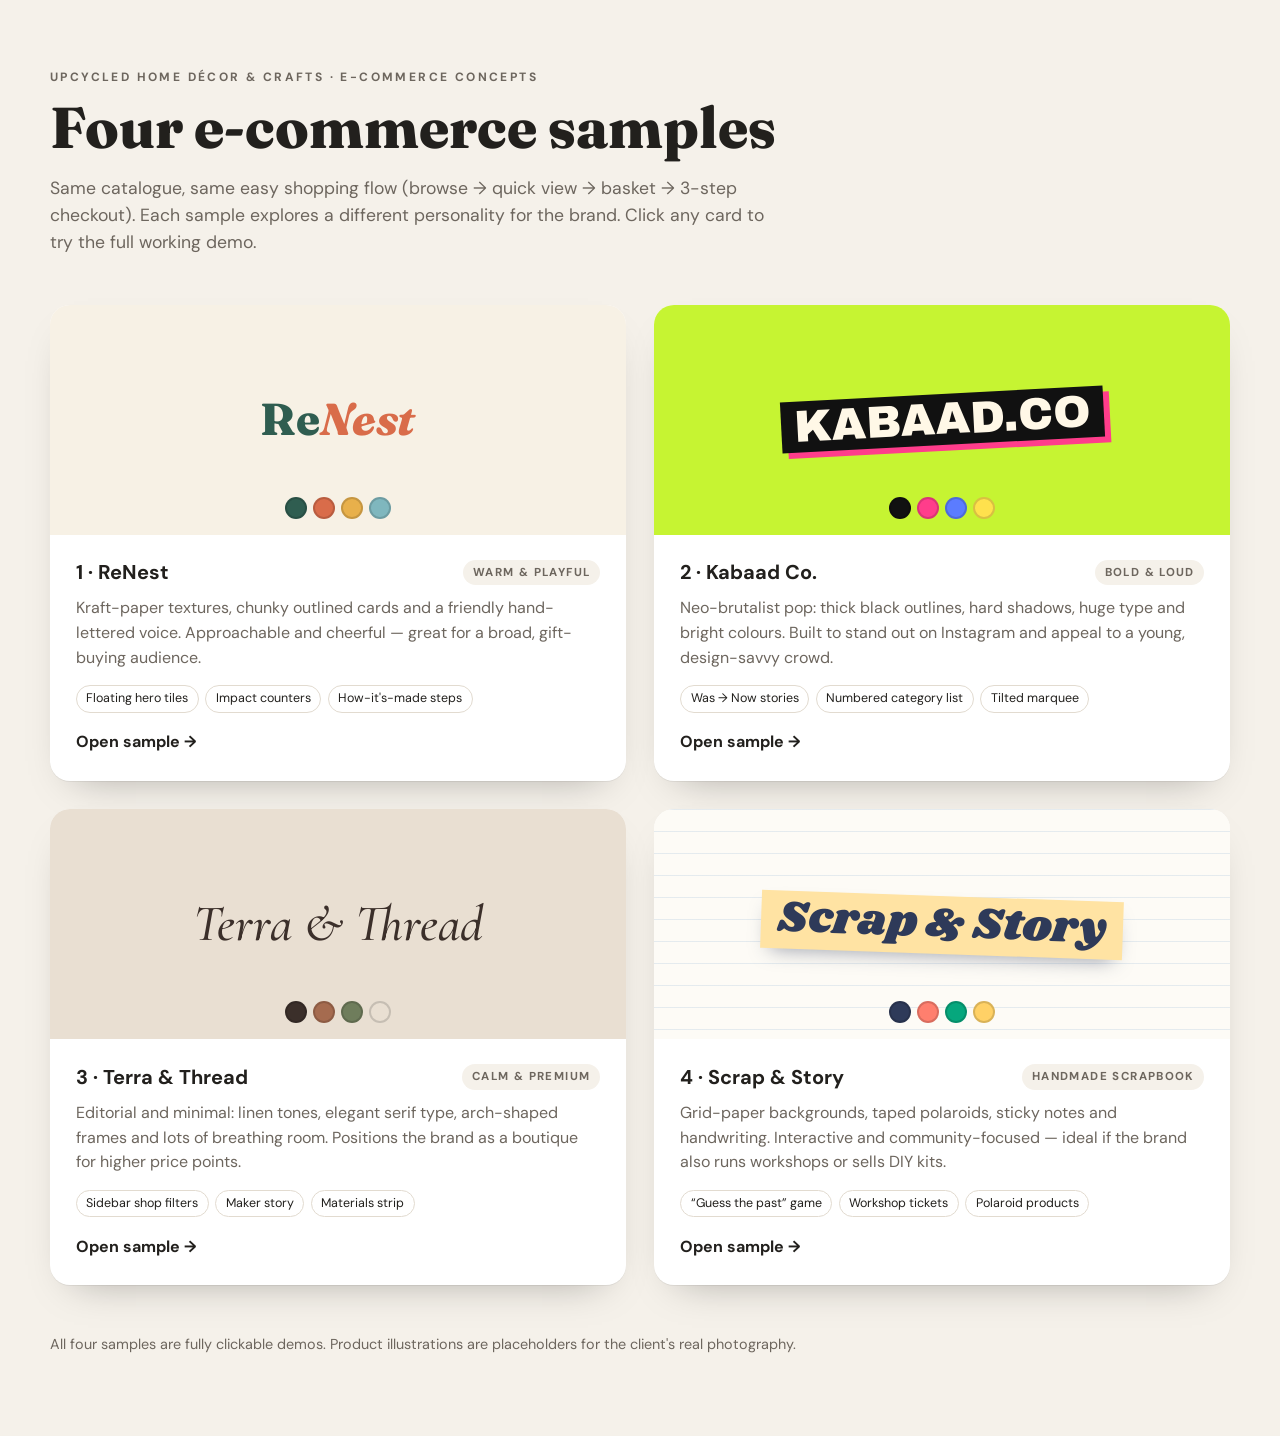
<file: index.html>
<!DOCTYPE html>
<html lang="en">
<head>
  <meta charset="UTF-8" />
  <meta name="viewport" content="width=device-width, initial-scale=1.0" />
  <title>E-commerce Samples</title>
  <link rel="preconnect" href="https://fonts.googleapis.com" />
  <link rel="preconnect" href="https://fonts.gstatic.com" crossorigin />
  <link href="https://fonts.googleapis.com/css2?family=Fraunces:opsz,wght@9..144,600;9..144,800&family=Archivo+Black&family=Cormorant+Garamond:ital,wght@1,500&family=Shrikhand&family=DM+Sans:wght@400;500;700&display=swap" rel="stylesheet" />
  <style>
    :root { --bg: #F5F1EA; --ink: #22201D; --muted: #6D665E; }
    * { box-sizing: border-box; margin: 0; padding: 0; }
    body { font-family: "DM Sans", system-ui, sans-serif; background: var(--bg); color: var(--ink); line-height: 1.55; }
    .wrap { width: min(1180px, 100% - 32px); margin: 0 auto; padding: 4rem 0 5rem; }
    header { margin-bottom: 3rem; max-width: 46rem; }
    header small { letter-spacing: .2em; text-transform: uppercase; color: var(--muted); font-size: .75rem; font-weight: 700; }
    h1 { font-family: "Fraunces", serif; font-weight: 800; font-size: clamp(2.2rem, 5vw, 3.6rem); line-height: 1.05; margin: .6rem 0 1rem; }
    header p { color: var(--muted); font-size: 1.1rem; }
    .grid { display: grid; grid-template-columns: repeat(2, 1fr); gap: 1.8rem; }
    a.card { display: flex; flex-direction: column; text-decoration: none; color: inherit; border-radius: 20px; overflow: hidden; background: #fff; box-shadow: 0 1px 0 rgba(0,0,0,.06), 0 18px 40px -24px rgba(0,0,0,.35); transition: transform .35s cubic-bezier(.2,.8,.2,1.2), box-shadow .35s; }
    a.card:hover { transform: translateY(-6px); box-shadow: 0 1px 0 rgba(0,0,0,.06), 0 28px 50px -24px rgba(0,0,0,.45); }
    .preview { height: 230px; position: relative; overflow: hidden; display: grid; place-items: center; padding: 1.5rem; text-align: center; }
    .preview .name { font-size: clamp(2rem, 4vw, 2.8rem); line-height: 1; }
    .preview .swatches { position: absolute; bottom: 16px; left: 50%; transform: translateX(-50%); display: flex; gap: 6px; }
    .preview .swatches i { width: 22px; height: 22px; border-radius: 50%; border: 2px solid rgba(0,0,0,.15); }
    .info { padding: 1.4rem 1.6rem 1.6rem; display: grid; gap: .5rem; flex: 1; }
    .info h2 { font-size: 1.25rem; display: flex; justify-content: space-between; align-items: center; gap: .5rem; }
    .info h2 span { font-size: .72rem; letter-spacing: .12em; text-transform: uppercase; background: var(--bg); padding: .25rem .6rem; border-radius: 99px; color: var(--muted); white-space: nowrap; }
    .info p { color: var(--muted); }
    .chips { display: flex; flex-wrap: wrap; gap: .4rem; margin-top: .4rem; }
    .chips em { font-style: normal; font-size: .78rem; border: 1px solid #E2DBD0; padding: .2rem .6rem; border-radius: 99px; }
    .open { margin-top: .6rem; font-weight: 700; }
    /* per-sample previews */
    .s1 { background: #F7F1E5; } .s1 .name { font-family: "Fraunces", serif; font-weight: 800; color: #2F5D50; }
    .s1 .name em { color: #D96C4A; }
    .s2 { background: #C6F432; } .s2 .name { font-family: "Archivo Black", sans-serif; background: #111; color: #FFF8E7; padding: .2rem .8rem; transform: rotate(-3deg); box-shadow: 6px 6px 0 #FF3D8B; }
    .s3 { background: #E9DFD2; } .s3 .name { font-family: "Cormorant Garamond", serif; font-style: italic; color: #3B2F2A; font-weight: 500; font-size: clamp(2.3rem, 4.5vw, 3.2rem); }
    .s4 { background: #FDFBF6 linear-gradient(rgba(120,160,200,.18) 1px, transparent 1px) 0 0 / 22px 22px; } .s4 .name { font-family: "Shrikhand", serif; color: #2E3A59; background: #FFE3A3; padding: .4rem 1rem; transform: rotate(2deg); box-shadow: 0 10px 20px -10px rgba(46,58,89,.5); }
    footer { margin-top: 3rem; color: var(--muted); font-size: .9rem; }
    @media (max-width: 760px) { .grid { grid-template-columns: 1fr; } .wrap { padding-top: 2.5rem; } }
  </style>
</head>
<body>
  <div class="wrap">
    <header>
      <small>Upcycled home décor & crafts · e-commerce concepts</small>
      <h1>Four e-commerce samples</h1>
      <p>Same catalogue, same easy shopping flow (browse → quick view → basket → 3-step checkout). Each sample explores a different personality for the brand. Click any card to try the full working demo.</p>
    </header>

    <div class="grid">
      <a class="card" href="1-renest/">
        <div class="preview s1"><div class="name">Re<em>Nest</em></div><div class="swatches"><i style="background:#2F5D50"></i><i style="background:#D96C4A"></i><i style="background:#E8B04B"></i><i style="background:#7FB7BE"></i></div></div>
        <div class="info">
          <h2>1 · ReNest <span>Warm & playful</span></h2>
          <p>Kraft-paper textures, chunky outlined cards and a friendly hand-lettered voice. Approachable and cheerful — great for a broad, gift-buying audience.</p>
          <div class="chips"><em>Floating hero tiles</em><em>Impact counters</em><em>How-it's-made steps</em></div>
          <span class="open">Open sample →</span>
        </div>
      </a>
      <a class="card" href="2-kabaad/">
        <div class="preview s2"><div class="name">KABAAD.CO</div><div class="swatches"><i style="background:#111"></i><i style="background:#FF3D8B"></i><i style="background:#5B7CFF"></i><i style="background:#FFE14D"></i></div></div>
        <div class="info">
          <h2>2 · Kabaad Co. <span>Bold & loud</span></h2>
          <p>Neo-brutalist pop: thick black outlines, hard shadows, huge type and bright colours. Built to stand out on Instagram and appeal to a young, design-savvy crowd.</p>
          <div class="chips"><em>Was → Now stories</em><em>Numbered category list</em><em>Tilted marquee</em></div>
          <span class="open">Open sample →</span>
        </div>
      </a>
      <a class="card" href="3-terra/">
        <div class="preview s3"><div class="name">Terra &amp; Thread</div><div class="swatches"><i style="background:#3B2F2A"></i><i style="background:#A56B4F"></i><i style="background:#6F7D5C"></i><i style="background:#E9DFD2"></i></div></div>
        <div class="info">
          <h2>3 · Terra &amp; Thread <span>Calm & premium</span></h2>
          <p>Editorial and minimal: linen tones, elegant serif type, arch-shaped frames and lots of breathing room. Positions the brand as a boutique for higher price points.</p>
          <div class="chips"><em>Sidebar shop filters</em><em>Maker story</em><em>Materials strip</em></div>
          <span class="open">Open sample →</span>
        </div>
      </a>
      <a class="card" href="4-scrap/">
        <div class="preview s4"><div class="name">Scrap &amp; Story</div><div class="swatches"><i style="background:#2E3A59"></i><i style="background:#FF7F6E"></i><i style="background:#06A77D"></i><i style="background:#FFD166"></i></div></div>
        <div class="info">
          <h2>4 · Scrap &amp; Story <span>Handmade scrapbook</span></h2>
          <p>Grid-paper backgrounds, taped polaroids, sticky notes and handwriting. Interactive and community-focused — ideal if the brand also runs workshops or sells DIY kits.</p>
          <div class="chips"><em>“Guess the past” game</em><em>Workshop tickets</em><em>Polaroid products</em></div>
          <span class="open">Open sample →</span>
        </div>
      </a>
    </div>

    <footer>All four samples are fully clickable demos. Product illustrations are placeholders for the client's real photography.</footer>
  </div>
</body>
</html>
</file>
